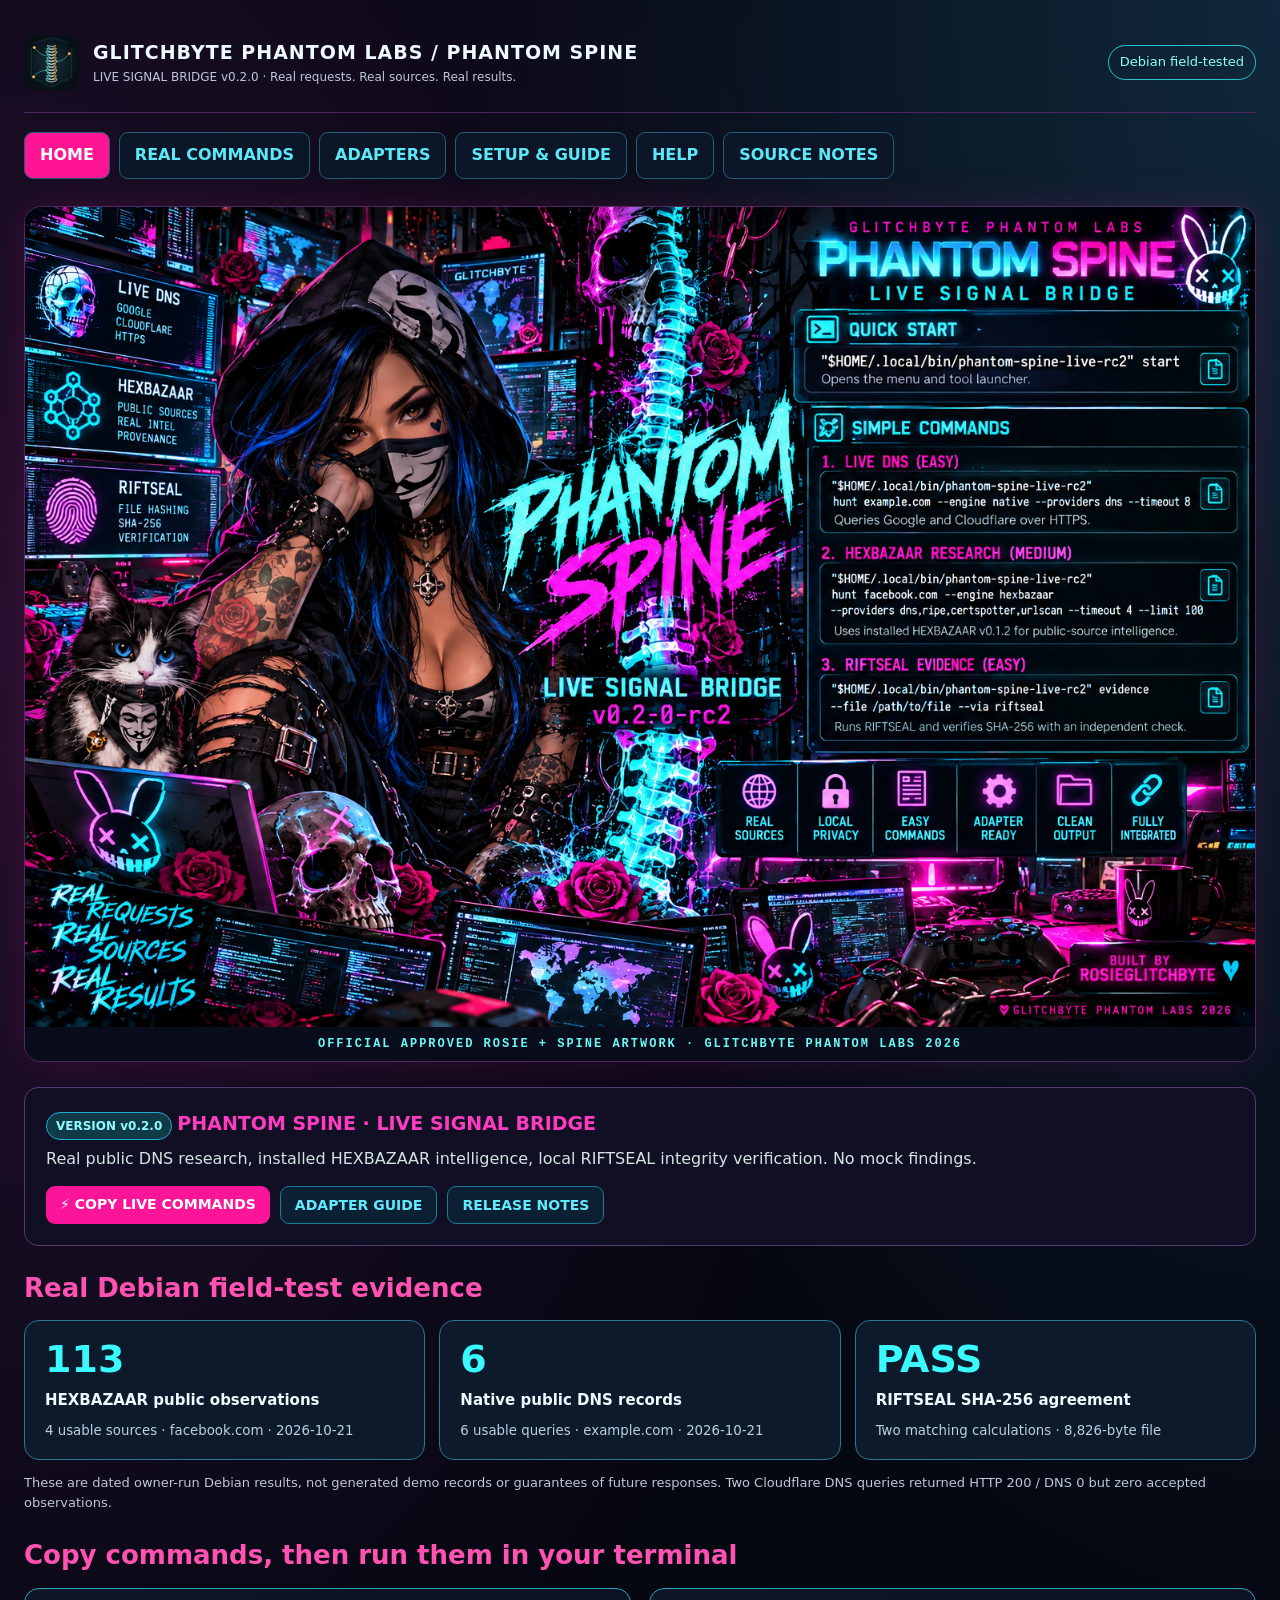
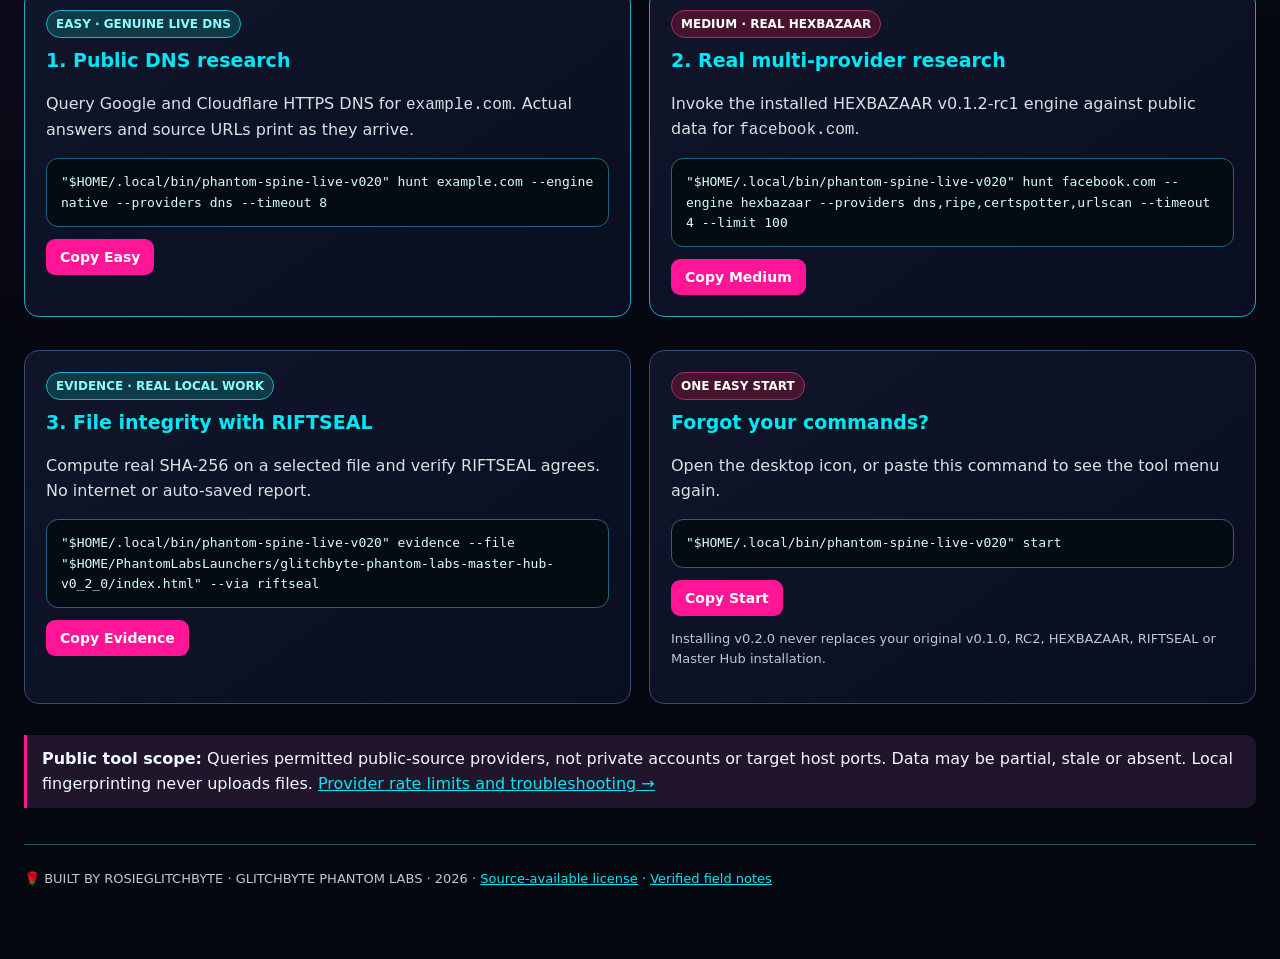
<file: index.html>
<!doctype html>
<html lang="en"><head><meta charset="utf-8"><meta name="viewport" content="width=device-width,initial-scale=1">
<meta name="description" content="PHANTOM SPINE v0.2.0: live public-source DNS, HEXBAZAAR intelligence adapter, and RIFTSEAL evidence verification. Simple commands, actual observations.">
<title>PHANTOM SPINE | GlitchByte Phantom Labs</title><link rel="icon" href="assets/phantom-spine-emblem.svg"><link rel="stylesheet" href="assets/live.css"></head>
<body><main class="public-main">
<header class="top" id="top"><img src="assets/phantom-spine-emblem.svg" alt="Phantom Spine emblem"><div><div class="name">GLITCHBYTE PHANTOM LABS / PHANTOM SPINE</div><div class="sub">LIVE SIGNAL BRIDGE v0.2.0 · Real requests. Real sources. Real results.</div></div><span class="status verified">Debian field-tested</span></header>
<nav aria-label="Page navigation"><a href="index.html" aria-current="page">HOME</a><a href="examples.html">REAL COMMANDS</a><a href="connections.html">ADAPTERS</a><a href="adapter-guide.html">SETUP &amp; GUIDE</a><a href="troubleshooting.html">HELP</a><a href="README.md">SOURCE NOTES</a></nav>
<div class="cover-art"><img src="assets/rosie-phantom-spine-approved.png" alt="User-approved Rosie GlitchByte masked hacker with electric blue-streaked dark hair, black-and-white cat, glowing mechanical spine and real PHANTOM SPINE Quick Start reference" loading="eager"><div class="cover-credit">OFFICIAL APPROVED ROSIE + SPINE ARTWORK · GLITCHBYTE PHANTOM LABS 2026</div></div>
<div class="release-bar"><div><span class="pill ok">VERSION v0.2.0</span> <strong>PHANTOM SPINE · LIVE SIGNAL BRIDGE</strong><p>Real public DNS research, installed HEXBAZAAR intelligence, local RIFTSEAL integrity verification. No mock findings.</p></div><div class="actions"><a class="btn" href="examples.html">⚡ COPY LIVE COMMANDS</a><a class="btn outline" href="adapter-guide.html">ADAPTER GUIDE</a><a class="btn outline" href="RELEASE_NOTES.md">RELEASE NOTES</a></div></div>
<h2>Real Debian field-test evidence</h2>
<section class="metric-grid" aria-label="Verified field results">
<div class="metric"><strong>113</strong><span>HEXBAZAAR public observations</span><small>4 usable sources · facebook.com · 2026-10-21</small></div>
<div class="metric"><strong>6</strong><span>Native public DNS records</span><small>6 usable queries · example.com · 2026-10-21</small></div>
<div class="metric"><strong>PASS</strong><span>RIFTSEAL SHA-256 agreement</span><small>Two matching calculations · 8,826-byte file</small></div>
</section>
<p class="micro">These are dated owner-run Debian results, not generated demo records or guarantees of future responses. Two Cloudflare DNS queries returned HTTP 200 / DNS 0 but zero accepted observations.</p>
<h2>Copy commands, then run them in your terminal</h2>
<section class="grid">
<div class="card feature"><span class="pill ok">EASY · GENUINE LIVE DNS</span><h3>1. Public DNS research</h3><p>Query Google and Cloudflare HTTPS DNS for <code>example.com</code>. Actual answers and source URLs print as they arrive.</p><pre class="cmd">"$HOME/.local/bin/phantom-spine-live-v020" hunt example.com --engine native --providers dns --timeout 8</pre><button class="copy" type="button">Copy Easy</button></div>
<div class="card feature"><span class="pill">MEDIUM · REAL HEXBAZAAR</span><h3>2. Real multi-provider research</h3><p>Invoke the installed HEXBAZAAR v0.1.2-rc1 engine against public data for <code>facebook.com</code>.</p><pre class="cmd">"$HOME/.local/bin/phantom-spine-live-v020" hunt facebook.com --engine hexbazaar --providers dns,ripe,certspotter,urlscan --timeout 4 --limit 100</pre><button class="copy" type="button">Copy Medium</button></div>
<div class="card"><span class="pill ok">EVIDENCE · REAL LOCAL WORK</span><h3>3. File integrity with RIFTSEAL</h3><p>Compute real SHA-256 on a selected file and verify RIFTSEAL agrees. No internet or auto-saved report.</p><pre class="cmd">"$HOME/.local/bin/phantom-spine-live-v020" evidence --file "$HOME/PhantomLabsLaunchers/glitchbyte-phantom-labs-master-hub-v0_2_0/index.html" --via riftseal</pre><button class="copy" type="button">Copy Evidence</button></div>
<div class="card"><span class="pill">ONE EASY START</span><h3>Forgot your commands?</h3><p>Open the desktop icon, or paste this command to see the tool menu again.</p><pre class="cmd">"$HOME/.local/bin/phantom-spine-live-v020" start</pre><button class="copy" type="button">Copy Start</button><p class="micro">Installing v0.2.0 never replaces your original v0.1.0, RC2, HEXBAZAAR, RIFTSEAL or Master Hub installation.</p></div>
</section>
<section class="note"><strong>Public tool scope:</strong> Queries permitted public-source providers, not private accounts or target host ports. Data may be partial, stale or absent. Local fingerprinting never uploads files. <a href="troubleshooting.html">Provider rate limits and troubleshooting →</a></section>
<footer class="end">🌹 BUILT BY ROSIEGLITCHBYTE · GLITCHBYTE PHANTOM LABS · 2026 · <a href="LICENSE-NOTICE.md">Source-available license</a> · <a href="RELEASE_NOTES.md">Verified field notes</a></footer>
<div class="feedback" id="feedback" role="status" aria-live="polite" hidden></div></main><script src="assets/live.js"></script></body></html>
</file>
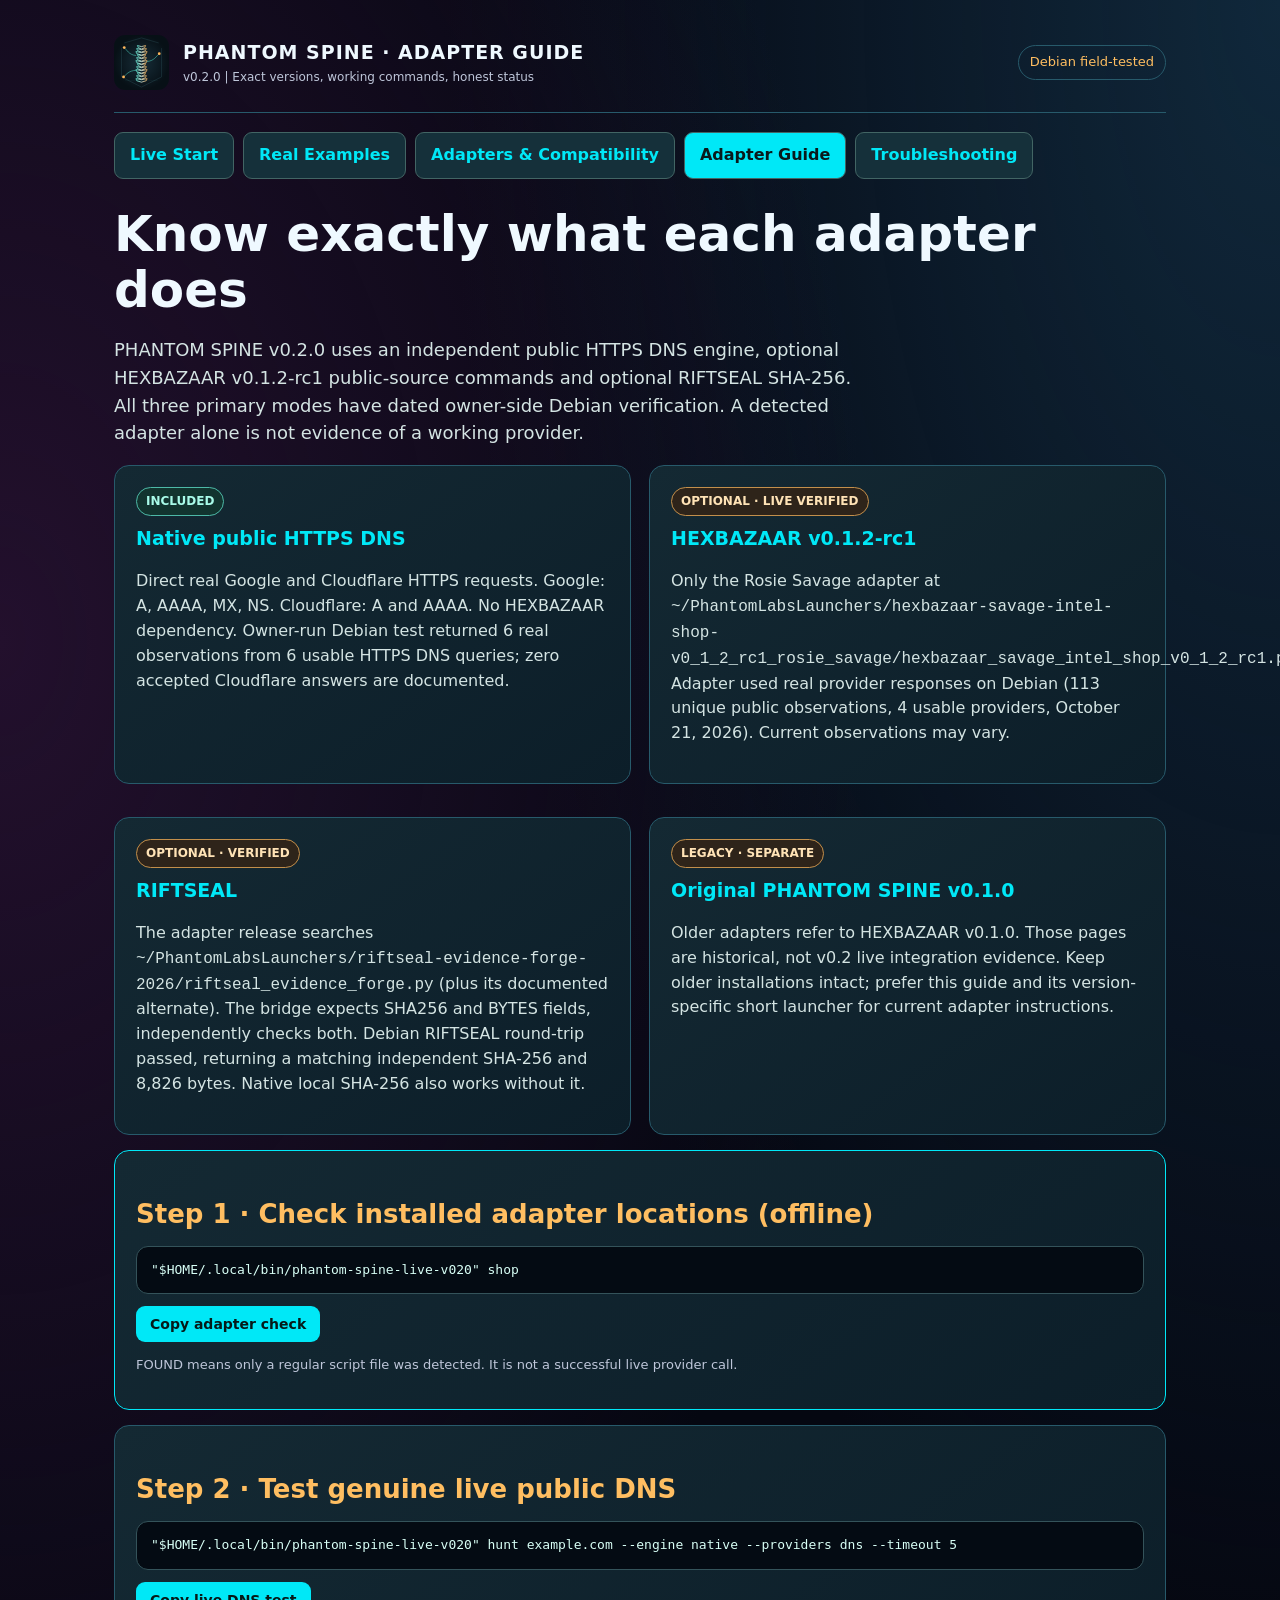
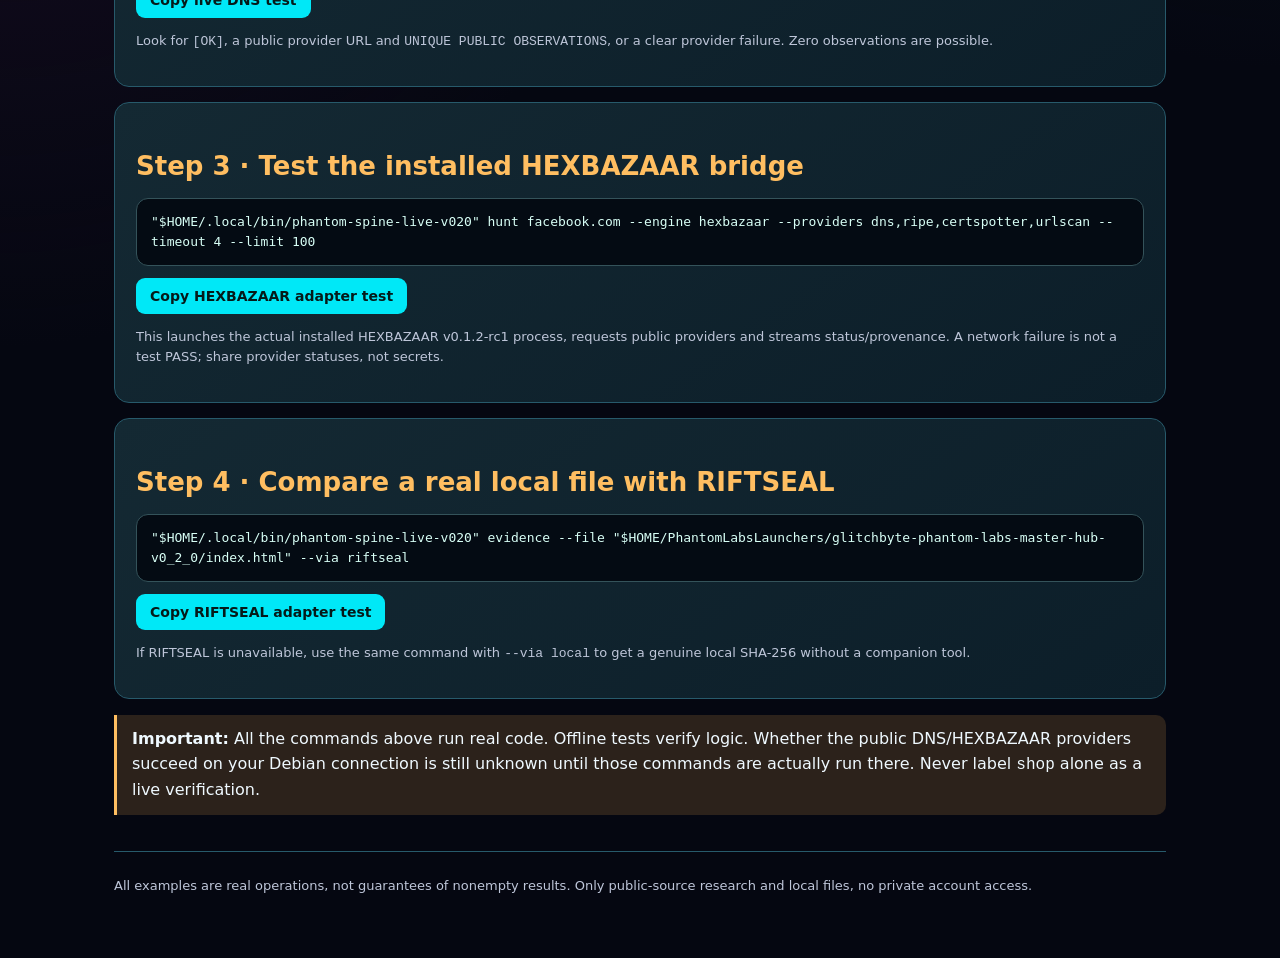
<file: adapter-guide.html>
<!doctype html><html lang="en"><head><meta charset="utf-8"><meta name="viewport" content="width=device-width,initial-scale=1"><title>PHANTOM SPINE | Verified Adapter Guide</title><link rel="stylesheet" href="assets/live.css"><link rel="icon" href="assets/phantom-spine-emblem.svg"></head><body><main><header class="top"><img src="assets/phantom-spine-emblem.svg" alt="PHANTOM SPINE emblem"><div><div class="name">PHANTOM SPINE · ADAPTER GUIDE</div><div class="sub">v0.2.0 | Exact versions, working commands, honest status</div></div><span class="status">Debian field-tested</span></header><nav aria-label="Page navigation"><a href="index.html">Live Start</a><a href="examples.html">Real Examples</a><a href="connections.html">Adapters &amp; Compatibility</a><a href="adapter-guide.html" aria-current="page">Adapter Guide</a><a href="troubleshooting.html">Troubleshooting</a></nav><h1>Know exactly what each adapter does</h1><p class="lead">PHANTOM SPINE v0.2.0 uses an independent public HTTPS DNS engine, optional HEXBAZAAR v0.1.2-rc1 public-source commands and optional RIFTSEAL SHA-256. All three primary modes have dated owner-side Debian verification. A detected adapter alone is not evidence of a working provider.</p>
<div class="grid">
<div class="card"><span class="pill ok">INCLUDED</span><h3>Native public HTTPS DNS</h3><p>Direct real Google and Cloudflare HTTPS requests. Google: A, AAAA, MX, NS. Cloudflare: A and AAAA. No HEXBAZAAR dependency. Owner-run Debian test returned 6 real observations from 6 usable HTTPS DNS queries; zero accepted Cloudflare answers are documented.</p></div>
<div class="card"><span class="pill">OPTIONAL · LIVE VERIFIED</span><h3>HEXBAZAAR v0.1.2-rc1</h3><p>Only the Rosie Savage adapter at <code>~/PhantomLabsLaunchers/hexbazaar-savage-intel-shop-v0_1_2_rc1_rosie_savage/hexbazaar_savage_intel_shop_v0_1_2_rc1.py</code>. Adapter used real provider responses on Debian (113 unique public observations, 4 usable providers, October 21, 2026). Current observations may vary.</p></div>
<div class="card"><span class="pill">OPTIONAL · VERIFIED</span><h3>RIFTSEAL</h3><p>The adapter release searches <code>~/PhantomLabsLaunchers/riftseal-evidence-forge-2026/riftseal_evidence_forge.py</code> (plus its documented alternate). The bridge expects SHA256 and BYTES fields, independently checks both. Debian RIFTSEAL round-trip passed, returning a matching independent SHA-256 and 8,826 bytes. Native local SHA-256 also works without it.</p></div>
<div class="card"><span class="pill">LEGACY · SEPARATE</span><h3>Original PHANTOM SPINE v0.1.0</h3><p>Older adapters refer to HEXBAZAAR v0.1.0. Those pages are historical, not v0.2 live integration evidence. Keep older installations intact; prefer this guide and its version-specific short launcher for current adapter instructions.</p></div>
</div>
<section class="card feature"><h2>Step 1 · Check installed adapter locations (offline)</h2><pre class="cmd">"$HOME/.local/bin/phantom-spine-live-v020" shop</pre><button type="button" class="copy">Copy adapter check</button><p class="micro">FOUND means only a regular script file was detected. It is not a successful live provider call.</p></section>
<section class="card"><h2>Step 2 · Test genuine live public DNS</h2><pre class="cmd">"$HOME/.local/bin/phantom-spine-live-v020" hunt example.com --engine native --providers dns --timeout 5</pre><button type="button" class="copy">Copy live DNS test</button><p class="micro">Look for <code>[OK]</code>, a public provider URL and <code>UNIQUE PUBLIC OBSERVATIONS</code>, or a clear provider failure. Zero observations are possible.</p></section>
<section class="card"><h2>Step 3 · Test the installed HEXBAZAAR bridge</h2><pre class="cmd">"$HOME/.local/bin/phantom-spine-live-v020" hunt facebook.com --engine hexbazaar --providers dns,ripe,certspotter,urlscan --timeout 4 --limit 100</pre><button type="button" class="copy">Copy HEXBAZAAR adapter test</button><p class="micro">This launches the actual installed HEXBAZAAR v0.1.2-rc1 process, requests public providers and streams status/provenance. A network failure is not a test PASS; share provider statuses, not secrets.</p></section>
<section class="card"><h2>Step 4 · Compare a real local file with RIFTSEAL</h2><pre class="cmd">"$HOME/.local/bin/phantom-spine-live-v020" evidence --file "$HOME/PhantomLabsLaunchers/glitchbyte-phantom-labs-master-hub-v0_2_0/index.html" --via riftseal</pre><button type="button" class="copy">Copy RIFTSEAL adapter test</button><p class="micro">If RIFTSEAL is unavailable, use the same command with <code>--via local</code> to get a genuine local SHA-256 without a companion tool.</p></section>
<div class="note"><strong>Important:</strong> All the commands above run real code. Offline tests verify logic. Whether the public DNS/HEXBAZAAR providers succeed on your Debian connection is still unknown until those commands are actually run there. Never label <code>shop</code> alone as a live verification.</div><footer class="end">All examples are real operations, not guarantees of nonempty results. Only public-source research and local files, no private account access.</footer><div class="feedback" id="feedback" role="status" aria-live="polite" hidden></div></main><script src="assets/live.js"></script></body></html>
</file>
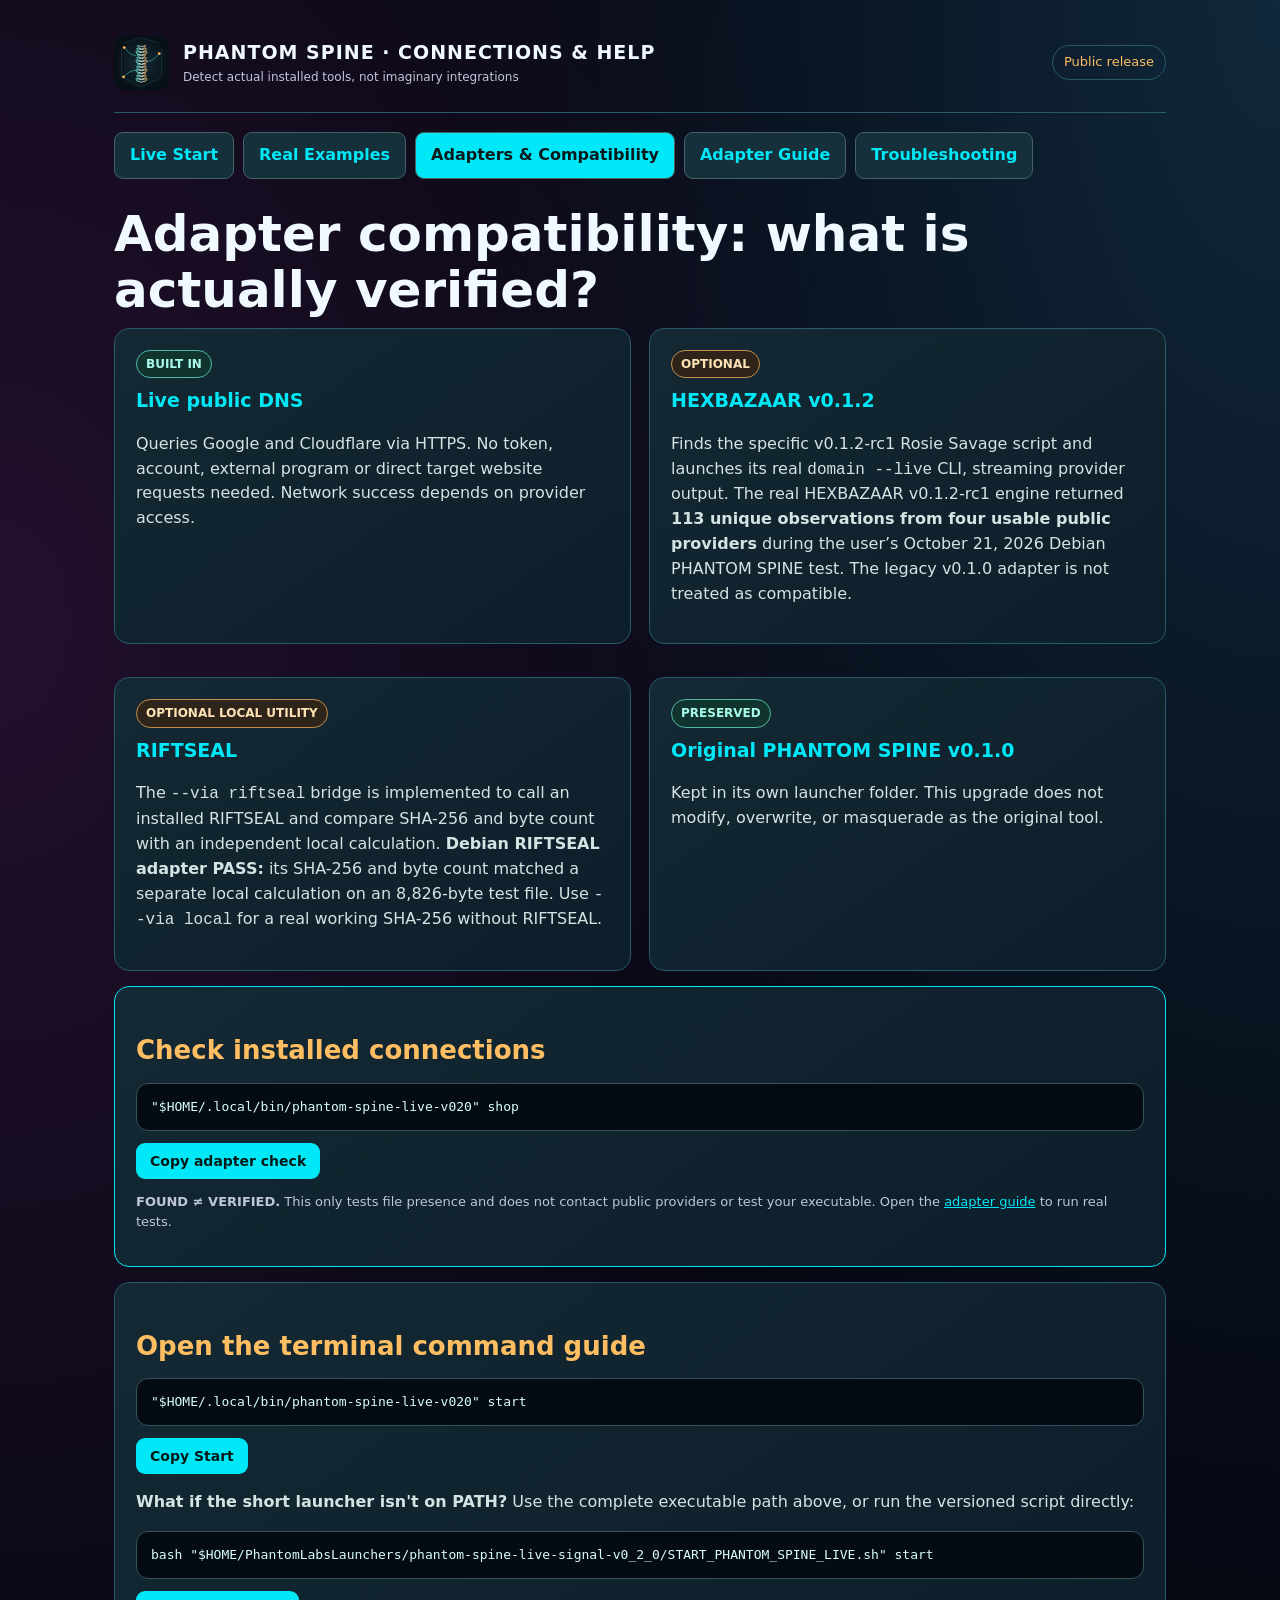
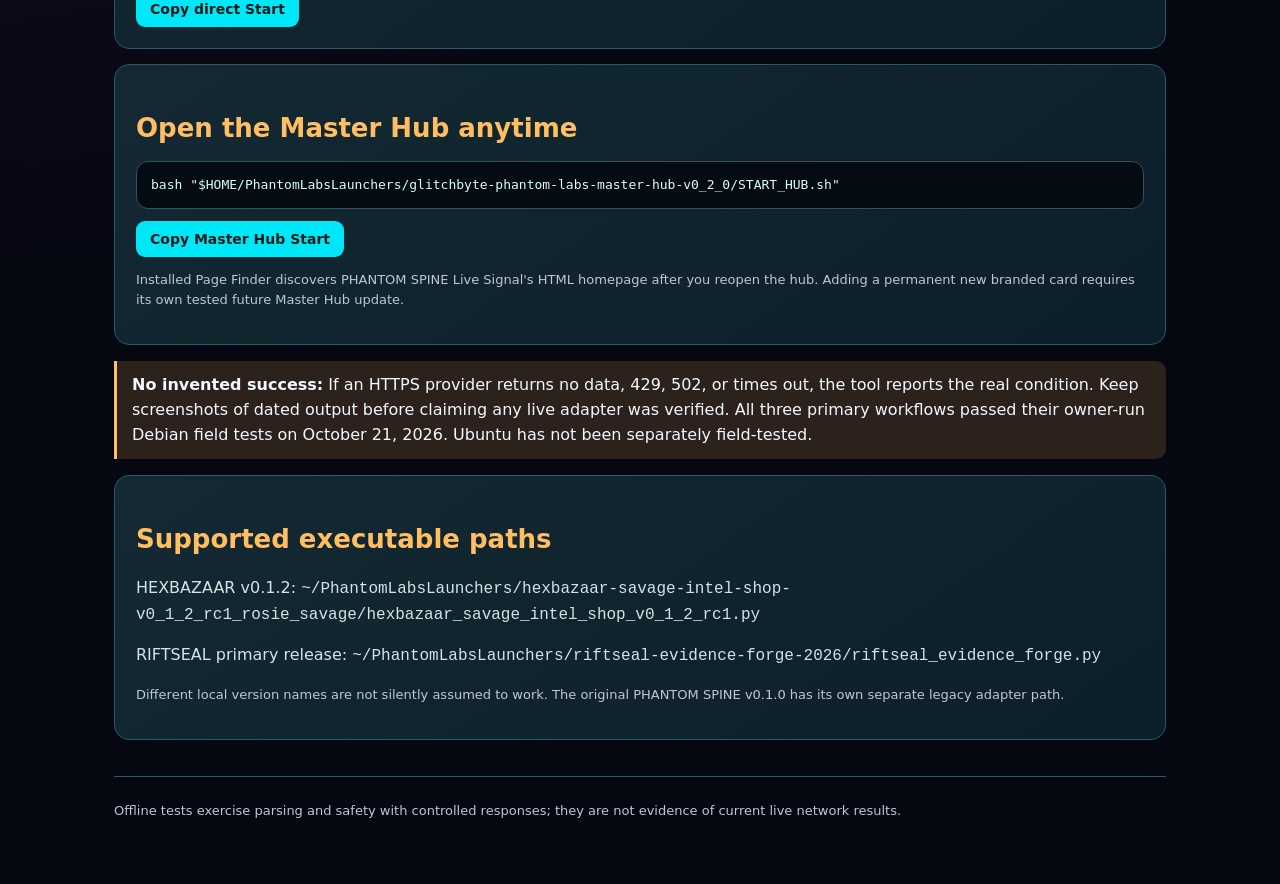
<file: connections.html>
<!doctype html><html lang="en"><head><meta charset="utf-8"><meta name="viewport" content="width=device-width,initial-scale=1"><title>PHANTOM SPINE | Connections</title><link rel="stylesheet" href="assets/live.css"><link rel="icon" href="assets/phantom-spine-emblem.svg"></head><body><main>
<header class="top"><img src="assets/phantom-spine-emblem.svg" alt="PHANTOM SPINE emblem"><div><div class="name">PHANTOM SPINE · CONNECTIONS &amp; HELP</div><div class="sub">Detect actual installed tools, not imaginary integrations</div></div><span class="status">Public release</span></header>
<nav aria-label="Page navigation"><a href="index.html">Live Start</a><a href="examples.html">Real Examples</a><a href="connections.html" aria-current="page">Adapters &amp; Compatibility</a><a href="adapter-guide.html">Adapter Guide</a><a href="troubleshooting.html">Troubleshooting</a></nav>
<h1>Adapter compatibility: what is actually verified?</h1><div class="grid"><div class="card"><span class="pill ok">BUILT IN</span><h3>Live public DNS</h3><p>Queries Google and Cloudflare via HTTPS. No token, account, external program or direct target website requests needed. Network success depends on provider access.</p></div><div class="card"><span class="pill">OPTIONAL</span><h3>HEXBAZAAR v0.1.2</h3><p>Finds the specific v0.1.2-rc1 Rosie Savage script and launches its real <code>domain --live</code> CLI, streaming provider output. The real HEXBAZAAR v0.1.2-rc1 engine returned <strong>113 unique observations from four usable public providers</strong> during the user’s October 21, 2026 Debian PHANTOM SPINE test. The legacy v0.1.0 adapter is not treated as compatible.</p></div><div class="card"><span class="pill">OPTIONAL LOCAL UTILITY</span><h3>RIFTSEAL</h3><p>The <code>--via riftseal</code> bridge is implemented to call an installed RIFTSEAL and compare SHA-256 and byte count with an independent local calculation. <strong>Debian RIFTSEAL adapter PASS:</strong> its SHA-256 and byte count matched a separate local calculation on an 8,826-byte test file. Use <code>--via local</code> for a real working SHA-256 without RIFTSEAL.</p></div><div class="card"><span class="pill ok">PRESERVED</span><h3>Original PHANTOM SPINE v0.1.0</h3><p>Kept in its own launcher folder. This upgrade does not modify, overwrite, or masquerade as the original tool.</p></div></div>
<section class="card feature"><h2>Check installed connections</h2><pre class="cmd">"$HOME/.local/bin/phantom-spine-live-v020" shop</pre><button class="copy" type="button">Copy adapter check</button><p class="micro"><strong>FOUND ≠ VERIFIED.</strong> This only tests file presence and does not contact public providers or test your executable. Open the <a href="adapter-guide.html">adapter guide</a> to run real tests.</p></section>
<section class="card"><h2>Open the terminal command guide</h2><pre class="cmd">"$HOME/.local/bin/phantom-spine-live-v020" start</pre><button class="copy" type="button">Copy Start</button><p><strong>What if the short launcher isn't on PATH?</strong> Use the complete executable path above, or run the versioned script directly:</p><pre class="cmd">bash "$HOME/PhantomLabsLaunchers/phantom-spine-live-signal-v0_2_0/START_PHANTOM_SPINE_LIVE.sh" start</pre><button class="copy" type="button">Copy direct Start</button></section>
<section class="card"><h2>Open the Master Hub anytime</h2><pre class="cmd">bash "$HOME/PhantomLabsLaunchers/glitchbyte-phantom-labs-master-hub-v0_2_0/START_HUB.sh"</pre><button class="copy" type="button">Copy Master Hub Start</button><p class="micro">Installed Page Finder discovers PHANTOM SPINE Live Signal's HTML homepage after you reopen the hub. Adding a permanent new branded card requires its own tested future Master Hub update.</p></section>
<div class="note"><strong>No invented success:</strong> If an HTTPS provider returns no data, 429, 502, or times out, the tool reports the real condition. Keep screenshots of dated output before claiming any live adapter was verified. All three primary workflows passed their owner-run Debian field tests on October 21, 2026. Ubuntu has not been separately field-tested.</div>
<section class="card"><h2>Supported executable paths</h2><p>HEXBAZAAR v0.1.2: <code>~/PhantomLabsLaunchers/hexbazaar-savage-intel-shop-v0_1_2_rc1_rosie_savage/hexbazaar_savage_intel_shop_v0_1_2_rc1.py</code></p><p>RIFTSEAL primary release: <code>~/PhantomLabsLaunchers/riftseal-evidence-forge-2026/riftseal_evidence_forge.py</code></p><p class="micro">Different local version names are not silently assumed to work. The original PHANTOM SPINE v0.1.0 has its own separate legacy adapter path.</p></section><footer class="end">Offline tests exercise parsing and safety with controlled responses; they are not evidence of current live network results.</footer><div class="feedback" id="feedback" role="status" aria-live="polite" hidden></div></main><script src="assets/live.js"></script></body></html>
</file>
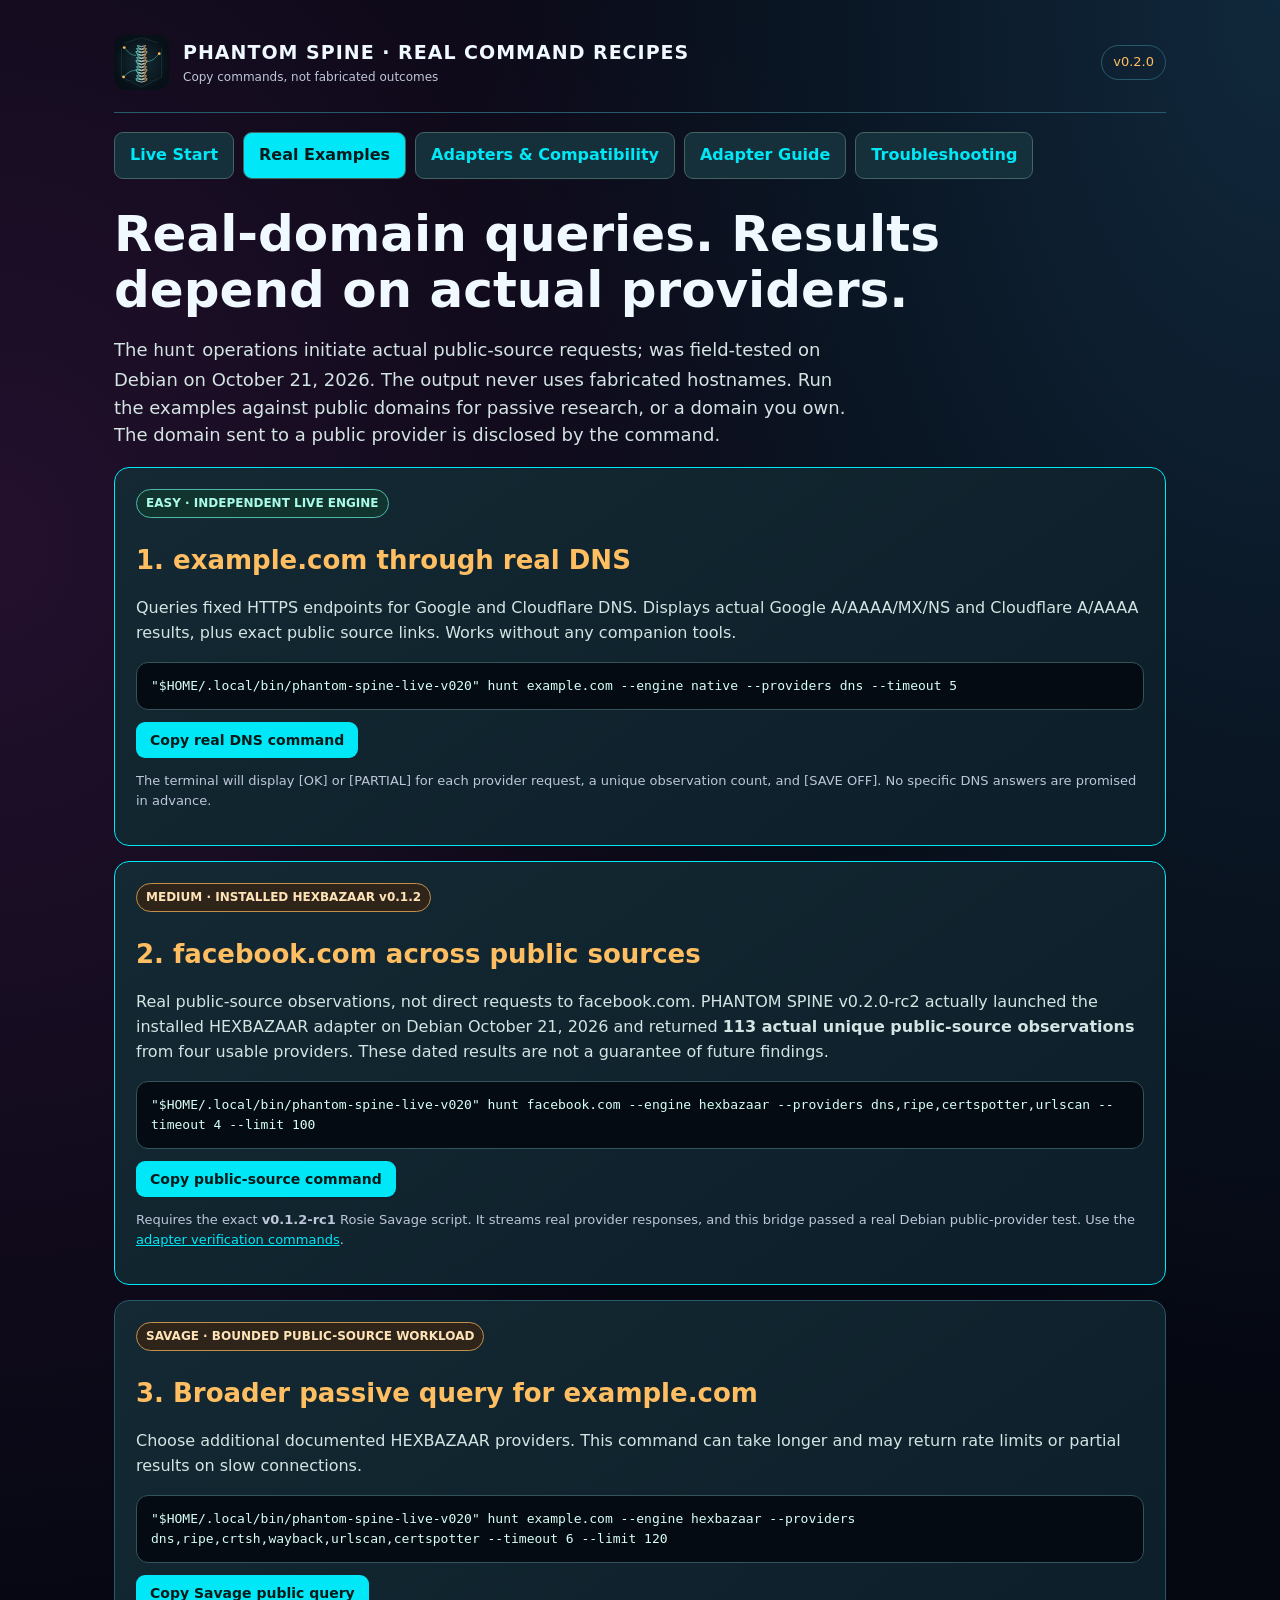
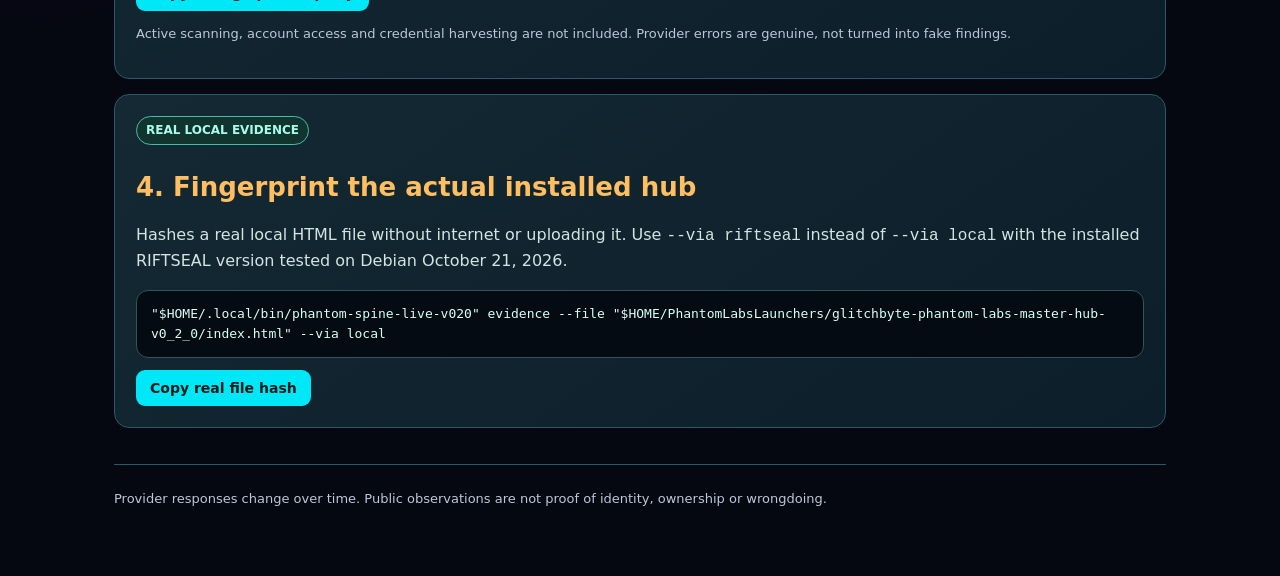
<file: examples.html>
<!doctype html><html lang="en"><head><meta charset="utf-8"><meta name="viewport" content="width=device-width,initial-scale=1"><title>PHANTOM SPINE | Live Commands</title><link rel="stylesheet" href="assets/live.css"><link rel="icon" href="assets/phantom-spine-emblem.svg"></head><body><main>
<header class="top"><img src="assets/phantom-spine-emblem.svg" alt="PHANTOM SPINE emblem"><div><div class="name">PHANTOM SPINE · REAL COMMAND RECIPES</div><div class="sub">Copy commands, not fabricated outcomes</div></div><span class="status">v0.2.0</span></header>
<nav aria-label="Page navigation"><a href="index.html">Live Start</a><a href="examples.html" aria-current="page">Real Examples</a><a href="connections.html">Adapters &amp; Compatibility</a><a href="adapter-guide.html">Adapter Guide</a><a href="troubleshooting.html">Troubleshooting</a></nav>
<h1>Real-domain queries. Results depend on actual providers.</h1><p class="lead">The <code>hunt</code> operations initiate actual public-source requests; was field-tested on Debian on October 21, 2026. The output never uses fabricated hostnames. Run the examples against public domains for passive research, or a domain you own. The domain sent to a public provider is disclosed by the command.</p>
<section class="card feature"><span class="pill ok">EASY · INDEPENDENT LIVE ENGINE</span><h2>1. example.com through real DNS</h2><p>Queries fixed HTTPS endpoints for Google and Cloudflare DNS. Displays actual Google A/AAAA/MX/NS and Cloudflare A/AAAA results, plus exact public source links. Works without any companion tools.</p><pre class="cmd">"$HOME/.local/bin/phantom-spine-live-v020" hunt example.com --engine native --providers dns --timeout 5</pre><button class="copy" type="button">Copy real DNS command</button><p class="micro">The terminal will display [OK] or [PARTIAL] for each provider request, a unique observation count, and [SAVE OFF]. No specific DNS answers are promised in advance.</p></section>
<section class="card feature"><span class="pill">MEDIUM · INSTALLED HEXBAZAAR v0.1.2</span><h2>2. facebook.com across public sources</h2><p>Real public-source observations, not direct requests to facebook.com. PHANTOM SPINE v0.2.0-rc2 actually launched the installed HEXBAZAAR adapter on Debian October 21, 2026 and returned <strong>113 actual unique public-source observations</strong> from four usable providers. These dated results are not a guarantee of future findings.</p><pre class="cmd">"$HOME/.local/bin/phantom-spine-live-v020" hunt facebook.com --engine hexbazaar --providers dns,ripe,certspotter,urlscan --timeout 4 --limit 100</pre><button class="copy" type="button">Copy public-source command</button><p class="micro">Requires the exact <strong>v0.1.2-rc1</strong> Rosie Savage script. It streams real provider responses, and this bridge passed a real Debian public-provider test. Use the <a href="adapter-guide.html">adapter verification commands</a>.</p></section>
<section class="card"><span class="pill">SAVAGE · BOUNDED PUBLIC-SOURCE WORKLOAD</span><h2>3. Broader passive query for example.com</h2><p>Choose additional documented HEXBAZAAR providers. This command can take longer and may return rate limits or partial results on slow connections.</p><pre class="cmd">"$HOME/.local/bin/phantom-spine-live-v020" hunt example.com --engine hexbazaar --providers dns,ripe,crtsh,wayback,urlscan,certspotter --timeout 6 --limit 120</pre><button class="copy" type="button">Copy Savage public query</button><p class="micro">Active scanning, account access and credential harvesting are not included. Provider errors are genuine, not turned into fake findings.</p></section>
<section class="card"><span class="pill ok">REAL LOCAL EVIDENCE</span><h2>4. Fingerprint the actual installed hub</h2><p>Hashes a real local HTML file without internet or uploading it. Use <code>--via riftseal</code> instead of <code>--via local</code> with the installed RIFTSEAL version tested on Debian October 21, 2026.</p><pre class="cmd">"$HOME/.local/bin/phantom-spine-live-v020" evidence --file "$HOME/PhantomLabsLaunchers/glitchbyte-phantom-labs-master-hub-v0_2_0/index.html" --via local</pre><button class="copy" type="button">Copy real file hash</button></section>
<footer class="end">Provider responses change over time. Public observations are not proof of identity, ownership or wrongdoing.</footer><div class="feedback" id="feedback" role="status" aria-live="polite" hidden></div></main><script src="assets/live.js"></script></body></html>
</file>
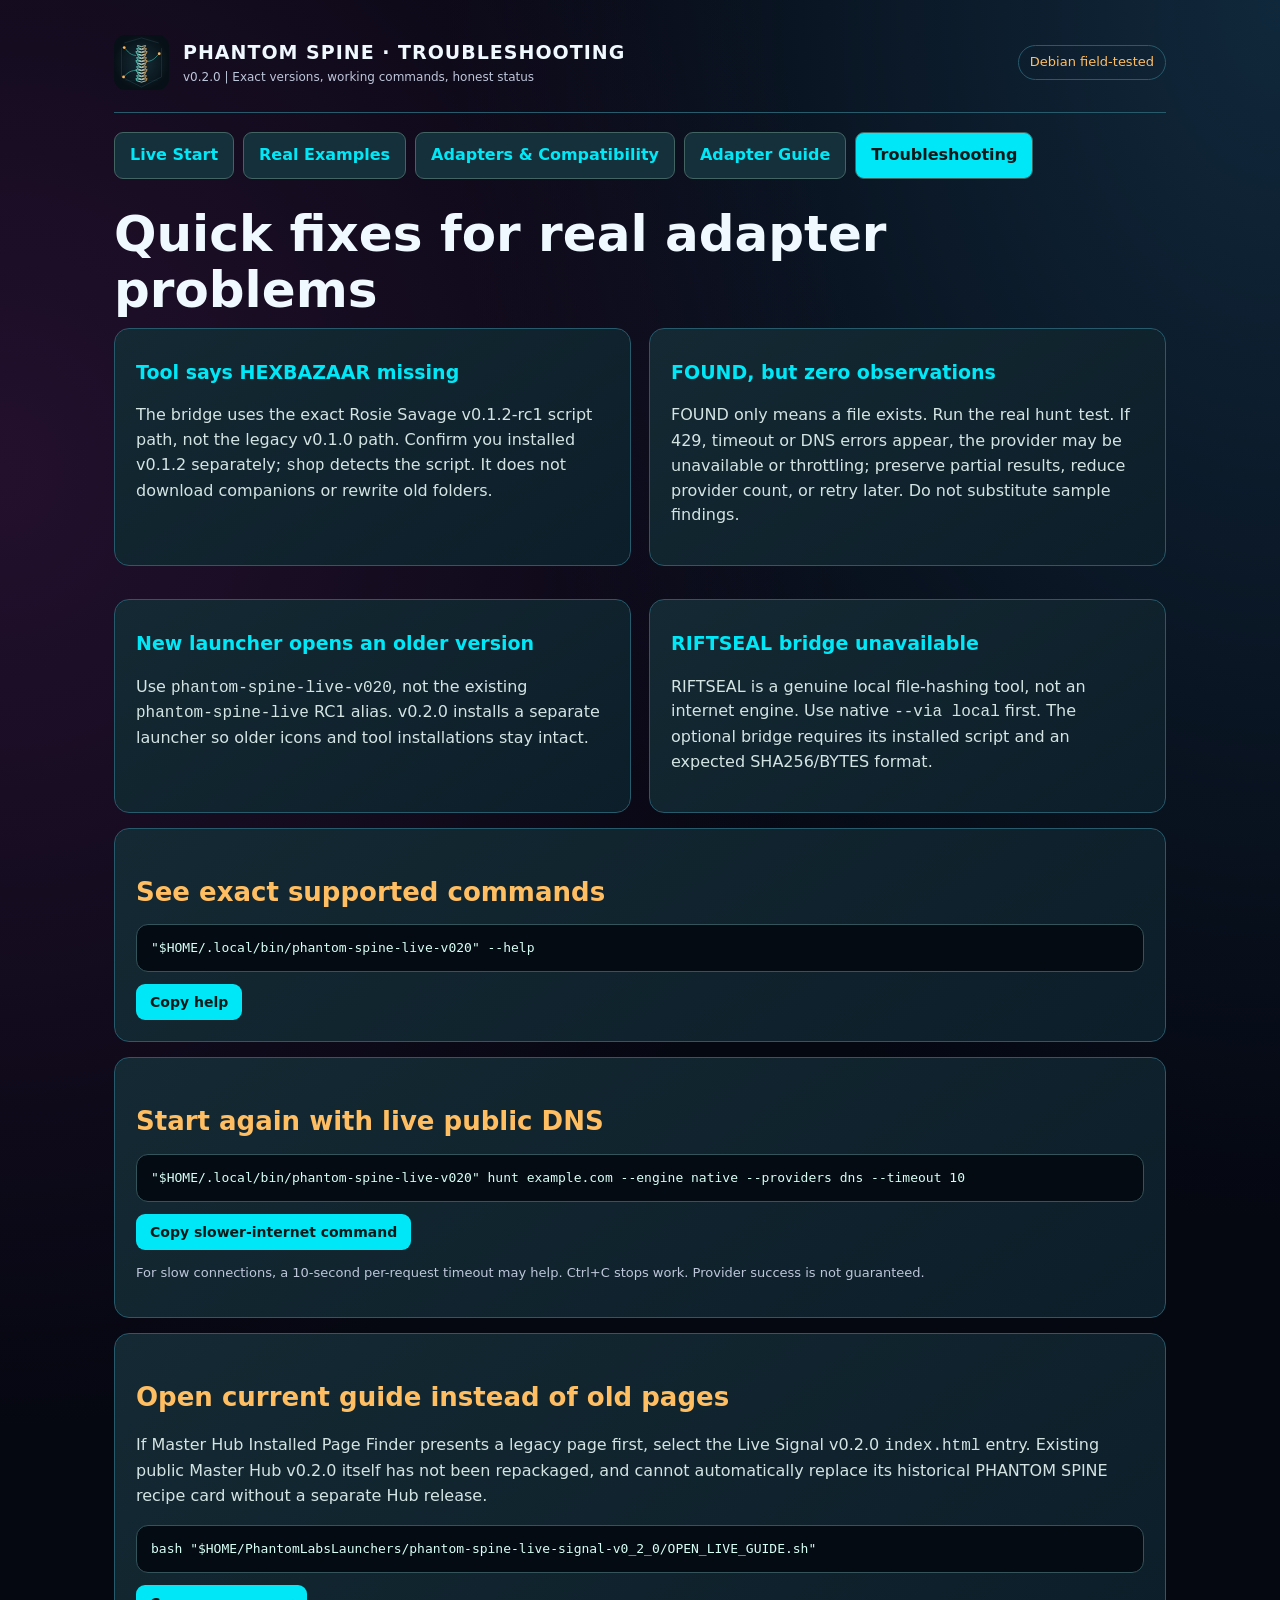
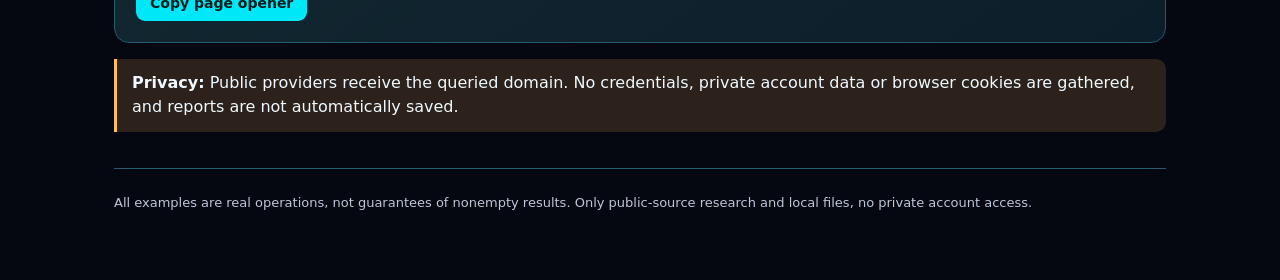
<file: troubleshooting.html>
<!doctype html><html lang="en"><head><meta charset="utf-8"><meta name="viewport" content="width=device-width,initial-scale=1"><title>PHANTOM SPINE | Adapter Troubleshooting</title><link rel="stylesheet" href="assets/live.css"><link rel="icon" href="assets/phantom-spine-emblem.svg"></head><body><main><header class="top"><img src="assets/phantom-spine-emblem.svg" alt="PHANTOM SPINE emblem"><div><div class="name">PHANTOM SPINE · TROUBLESHOOTING</div><div class="sub">v0.2.0 | Exact versions, working commands, honest status</div></div><span class="status">Debian field-tested</span></header><nav aria-label="Page navigation"><a href="index.html">Live Start</a><a href="examples.html">Real Examples</a><a href="connections.html">Adapters &amp; Compatibility</a><a href="adapter-guide.html">Adapter Guide</a><a href="troubleshooting.html" aria-current="page">Troubleshooting</a></nav><h1>Quick fixes for real adapter problems</h1><div class="grid"><div class="card"><h3>Tool says HEXBAZAAR missing</h3><p>The bridge uses the exact Rosie Savage v0.1.2-rc1 script path, not the legacy v0.1.0 path. Confirm you installed v0.1.2 separately; <code>shop</code> detects the script. It does not download companions or rewrite old folders.</p></div><div class="card"><h3>FOUND, but zero observations</h3><p>FOUND only means a file exists. Run the real <code>hunt</code> test. If 429, timeout or DNS errors appear, the provider may be unavailable or throttling; preserve partial results, reduce provider count, or retry later. Do not substitute sample findings.</p></div><div class="card"><h3>New launcher opens an older version</h3><p>Use <code>phantom-spine-live-v020</code>, not the existing <code>phantom-spine-live</code> RC1 alias. v0.2.0 installs a separate launcher so older icons and tool installations stay intact.</p></div><div class="card"><h3>RIFTSEAL bridge unavailable</h3><p>RIFTSEAL is a genuine local file-hashing tool, not an internet engine. Use native <code>--via local</code> first. The optional bridge requires its installed script and an expected SHA256/BYTES format.</p></div></div>
<section class="card"><h2>See exact supported commands</h2><pre class="cmd">"$HOME/.local/bin/phantom-spine-live-v020" --help</pre><button type="button" class="copy">Copy help</button></section>
<section class="card"><h2>Start again with live public DNS</h2><pre class="cmd">"$HOME/.local/bin/phantom-spine-live-v020" hunt example.com --engine native --providers dns --timeout 10</pre><button type="button" class="copy">Copy slower-internet command</button><p class="micro">For slow connections, a 10-second per-request timeout may help. Ctrl+C stops work. Provider success is not guaranteed.</p></section>
<section class="card"><h2>Open current guide instead of old pages</h2><p>If Master Hub Installed Page Finder presents a legacy page first, select the Live Signal v0.2.0 <code>index.html</code> entry. Existing public Master Hub v0.2.0 itself has not been repackaged, and cannot automatically replace its historical PHANTOM SPINE recipe card without a separate Hub release.</p><pre class="cmd">bash "$HOME/PhantomLabsLaunchers/phantom-spine-live-signal-v0_2_0/OPEN_LIVE_GUIDE.sh"</pre><button type="button" class="copy">Copy page opener</button></section><div class="note"><strong>Privacy:</strong> Public providers receive the queried domain. No credentials, private account data or browser cookies are gathered, and reports are not automatically saved.</div><footer class="end">All examples are real operations, not guarantees of nonempty results. Only public-source research and local files, no private account access.</footer><div class="feedback" id="feedback" role="status" aria-live="polite" hidden></div></main><script src="assets/live.js"></script></body></html>
</file>
<file: assets/live.css>
:root{color-scheme:dark;--bg:#071118;--card:#14252b;--line:#3d5b60;--white:#f2faf9;--teal:#74ecd8;--orange:#ffc18a;--soft:#bed2d3}
*{box-sizing:border-box}body{margin:0;background:radial-gradient(ellipse at 80% 0,#24433e,transparent 40%),linear-gradient(135deg,#050d17,#0b1720 58%,#100e19);font:16px/1.55 system-ui,DejaVu Sans,sans-serif;color:var(--white)}
main{max-width:1100px;margin:auto;padding:22px 24px 70px}.top{display:flex;align-items:center;gap:14px;border-bottom:1px solid var(--line);padding:13px 0 22px}.top img{height:55px;width:55px}.name{font-weight:800;letter-spacing:1px;font-size:19px}.sub{font-size:12px;color:var(--soft)}.status{margin-left:auto;font-size:13px;border:1px solid var(--line);padding:6px 11px;border-radius:30px;color:var(--orange)}nav{display:flex;flex-wrap:wrap;gap:9px;margin:19px 0 27px}nav a{padding:10px 15px;border-radius:9px;background:#15303a;color:var(--teal);text-decoration:none;border:1px solid #426564;font-weight:700}nav a[aria-current=page]{color:#091a1c;background:var(--teal)}a{color:var(--teal)}h1{font-size:clamp(30px,4.5vw,50px);line-height:1.12;margin:18px 0 10px}h2{font-size:26px;color:var(--orange);margin:22px 0 12px}h3{margin:8px 0;color:var(--teal);font-size:19px}p{color:#d4e4e3}.lead{font-size:18px;max-width:740px}.hero{display:grid;grid-template-columns:1.3fr 0.8fr;gap:22px;align-items:center;margin-bottom:35px}.hero img{width:100%;border:1px solid var(--line);border-radius:16px;max-height:345px;object-fit:cover}.grid{display:grid;grid-template-columns:repeat(2,minmax(0,1fr));gap:18px}.card{background:linear-gradient(145deg,#142933,#0c1e29);border:1px solid var(--line);border-radius:15px;padding:21px;margin-bottom:15px}.card.feature{border-color:var(--teal)}.micro{font-size:13px;color:var(--soft)}.pill{font-size:12px;font-weight:700;border:1px solid #c38f4b;border-radius:22px;padding:4px 9px;display:inline-block;color:#ffe3b6;background:#2e241a}.pill.ok{border-color:#4db9a7;background:#12342f;color:#a9fbe9}.cmd{background:#040b13;border:1px solid #34535a;border-radius:12px;color:#d8fff6;font:13px/1.55 'DejaVu Sans Mono',monospace;padding:13px 14px;white-space:pre-wrap;overflow-wrap:anywhere;margin:12px 0}.btn,button.copy{background:var(--teal);color:#051a19;border:0;padding:10px 14px;border-radius:9px;font:700 14px system-ui,sans-serif;cursor:pointer;display:inline-block;text-decoration:none}.btn.outline{background:#173d3a;color:var(--teal);border:1px solid #40756c}.note{border-left:3px solid var(--orange);padding:12px 15px;background:#2c221b;border-radius:0 10px 10px 0;margin:16px 0}.end{border-top:1px solid var(--line);padding-top:24px;margin-top:36px;color:var(--soft);font-size:13px}.feedback{position:fixed;bottom:18px;right:18px;left:auto;background:#19413a;padding:12px 16px;border:1px solid var(--teal);border-radius:10px;color:white;box-shadow:0 8px 30px #000a}.feedback[hidden]{display:none}ul li{margin:8px 0}a:focus-visible,button:focus-visible{outline:3px solid #ffcb96;outline-offset:3px}@media(max-width:760px){.hero,.grid{grid-template-columns:1fr}main{padding:15px}.status{margin-left:0}.top{flex-wrap:wrap}}

/* v0.2.0 release: approved Rosie + Spine, clear navigation and live outcome panels. */
:root{--bg:#030712;--card:#111526;--line:#275a6b;--teal:#00e8f7;--orange:#ffbe61;--soft:#bec6d9}
body{background:radial-gradient(ellipse at 0 25%,#23102d,transparent 48%),radial-gradient(ellipse at 100% 0,#10283b,transparent 46%),#050711;color:#eff9ff}
main.public-main{max-width:1420px}.public-main .top{border-color:#4e2461}.public-main .status.verified{color:#8cffee;border-color:#27c1d0}
.public-main nav a{background:#0b1729;color:#5be9f9;border-color:#255c76}.public-main nav a[aria-current=page]{background:#ff1493;color:white}
.public-main .cover-art{margin:20px 0 25px;border:1px solid #4e2a65;border-radius:17px;overflow:hidden;box-shadow:0 0 38px #ff149323;background:#050711}
.public-main .cover-art img{width:100%;height:auto;display:block}.cover-credit{font:600 12px/1.5 monospace;letter-spacing:2px;text-align:center;color:#6cf6f5;padding:8px;background:#090c1a}
.release-bar{display:flex;justify-content:space-between;flex-wrap:wrap;gap:14px;align-items:center;background:#100f23;border:1px solid #563a73;border-radius:14px;padding:21px}.release-bar strong{color:#ff3cc1;font-size:19px}.release-bar p{margin:7px 0 0}.actions{display:flex;gap:10px;flex-wrap:wrap}
.public-main .btn{background:#fd1599;color:white}.public-main .btn.outline{background:#0b2032;color:#61e9ff;border:1px solid #1d7b97}.public-main .card{background:linear-gradient(145deg,#10152a,#090f20);border-color:#344e73}.public-main .card.feature{border-color:#1fa8bb}
.public-main h2{color:#ff52b2}.public-main .pill{color:#fff;background:#46142d;border-color:#a22d72}.public-main .pill.ok{background:#103a46;border-color:#1aadd1;color:#8dfcff}
.metric-grid{display:grid;grid-template-columns:repeat(3,minmax(0,1fr));gap:14px}.metric{padding:18px 20px;background:#0d1a2b;border:1px solid #2d7692;border-radius:15px;display:flex;flex-direction:column;gap:8px}.metric strong{font-size:38px;color:#3afaff;line-height:1.1}.metric span{font-size:15px;font-weight:750}.metric small{color:#bbcfe3}
.public-main .cmd{border-color:#256382}.public-main .copy{background:#ff1595;color:white}.public-main .note{background:#20152a;border-color:#ff1493}
@media(max-width:760px){.metric-grid{grid-template-columns:1fr}.release-bar{padding:15px}.public-main .cover-art{margin:12px 0}}
</file>
